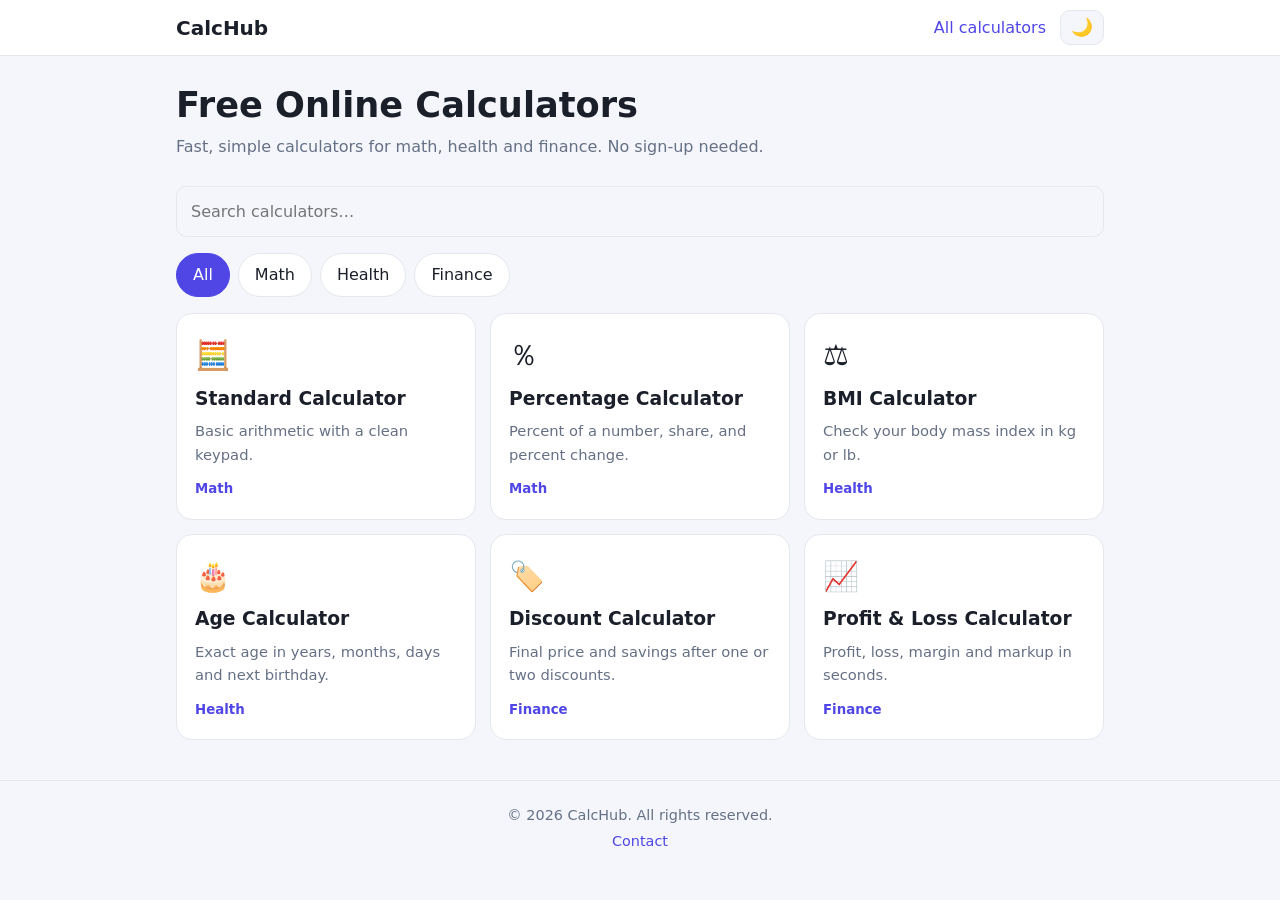
<file: index.html>
<!DOCTYPE html>
<html lang="en">
<head>
<meta charset="UTF-8">
<meta name="viewport" content="width=device-width, initial-scale=1">
<title>CalcHub – Free Online Calculators for Math, Health and Finance</title>
<meta name="description" content="Free online calculators: standard, age, BMI, percentage, discount and profit/loss. Fast, simple and mobile friendly.">
<link rel="stylesheet" href="style.css">
</head>
<body data-page="home">
<header class="site-header" id="site-header"></header>
<main class="wrap">
  <h1>Free Online Calculators</h1>
  <p class="lead">Fast, simple calculators for math, health and finance. No sign-up needed.</p>
  <input id="q" type="search" placeholder="Search calculators…" aria-label="Search calculators">
  <div class="chips" id="chips"></div>
  <div class="grid" id="grid"></div>
</main>
<footer class="site-footer" id="site-footer"></footer>
<script src="config.js"></script><script src="script.js"></script>
</body>
</html>
</file>
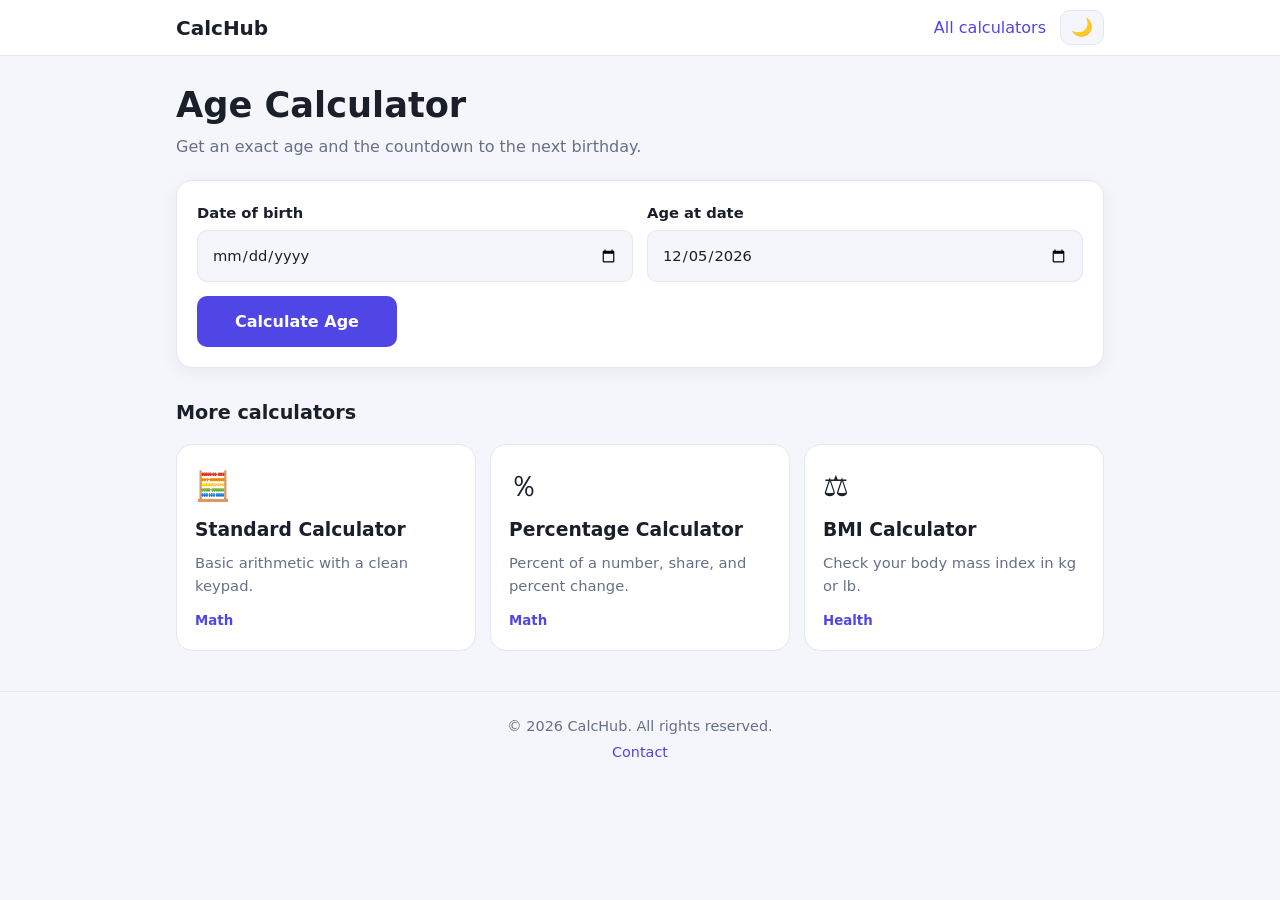
<file: age.html>
<!DOCTYPE html>
<html lang="en">
<head>
<meta charset="UTF-8">
<meta name="viewport" content="width=device-width, initial-scale=1">
<title>Age Calculator – Exact Age in Years, Months and Days | CalcHub</title>
<meta name="description" content="Free age calculator. Enter a birth date to get your exact age in years, months and days, plus days until your next birthday.">
<link rel="stylesheet" href="style.css">
</head>
<body data-page="age">
<header class="site-header" id="site-header"></header>
<main class="wrap">
  <h1>Age Calculator</h1>
  <p class="lead">Get an exact age and the countdown to the next birthday.</p>
  <form class="card">
    <div class="row"><label>Date of birth<input type="date" name="dob"></label><label>Age at date<input type="date" name="to"></label></div>
    <button class="primary">Calculate Age</button><div class="result" hidden></div>
  </form>
  <section id="related"></section>
</main>
<footer class="site-footer" id="site-footer"></footer>
<script src="config.js"></script><script src="script.js"></script>
</body>
</html>
</file>
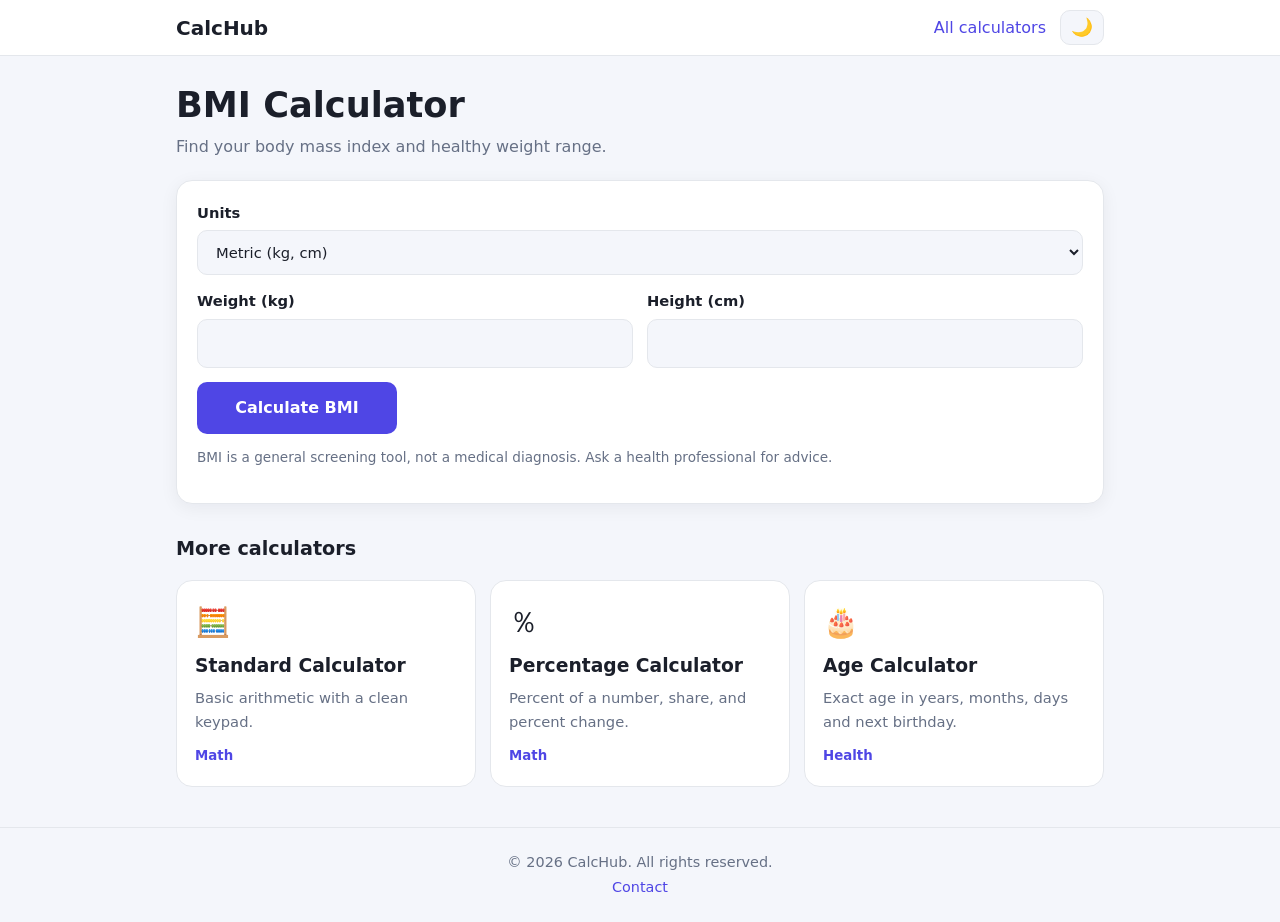
<file: bmi.html>
<!DOCTYPE html>
<html lang="en">
<head>
<meta charset="UTF-8">
<meta name="viewport" content="width=device-width, initial-scale=1">
<title>BMI Calculator – Check Your Body Mass Index Free | CalcHub</title>
<meta name="description" content="Free BMI calculator in metric or imperial units. See your BMI, weight category and healthy weight range instantly.">
<link rel="stylesheet" href="style.css">
</head>
<body data-page="bmi">
<header class="site-header" id="site-header"></header>
<main class="wrap">
  <h1>BMI Calculator</h1>
  <p class="lead">Find your body mass index and healthy weight range.</p>
  <form class="card">
    <label>Units<select name="unit"><option value="m">Metric (kg, cm)</option><option value="i">Imperial (lb, inches)</option></select></label>
    <div class="row"><label><span id="l1"></span><input name="w"></label><label><span id="l2"></span><input name="h"></label></div>
    <button class="primary">Calculate BMI</button><div class="result" hidden></div>
    <p class="muted small">BMI is a general screening tool, not a medical diagnosis. Ask a health professional for advice.</p>
  </form>
  <section id="related"></section>
</main>
<footer class="site-footer" id="site-footer"></footer>
<script src="config.js"></script><script src="script.js"></script>
</body>
</html>
</file>
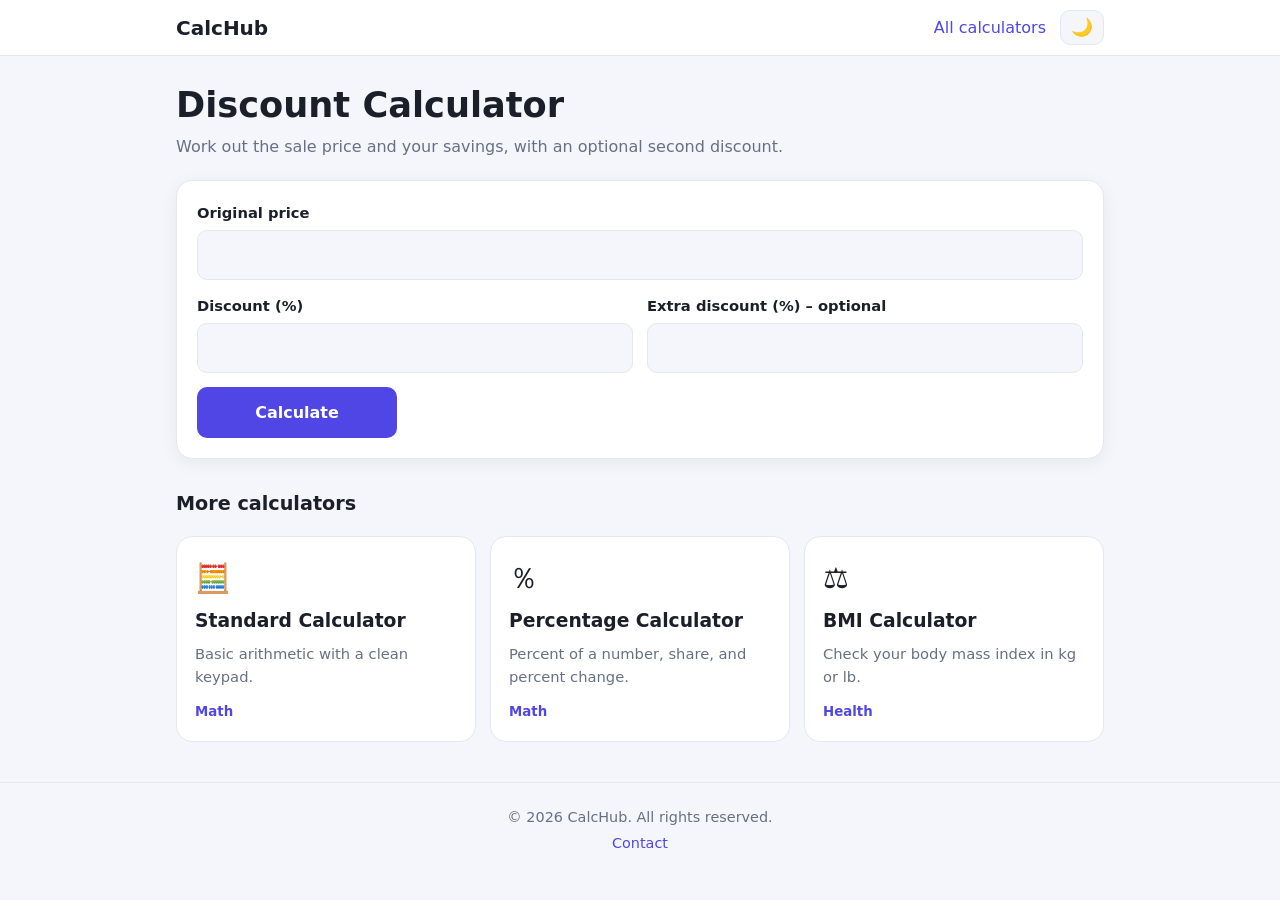
<file: discount.html>
<!DOCTYPE html>
<html lang="en">
<head>
<meta charset="UTF-8">
<meta name="viewport" content="width=device-width, initial-scale=1">
<title>Discount Calculator – Sale Price and Savings | CalcHub</title>
<meta name="description" content="Free discount calculator. Enter the original price and discount percent to see the final price and how much you save.">
<link rel="stylesheet" href="style.css">
</head>
<body data-page="discount">
<header class="site-header" id="site-header"></header>
<main class="wrap">
  <h1>Discount Calculator</h1>
  <p class="lead">Work out the sale price and your savings, with an optional second discount.</p>
  <form class="card">
    <label>Original price<input name="p"></label>
    <div class="row"><label>Discount (%)<input name="d"></label><label>Extra discount (%) – optional<input name="x"></label></div>
    <button class="primary">Calculate</button><div class="result" hidden></div>
  </form>
  <section id="related"></section>
</main>
<footer class="site-footer" id="site-footer"></footer>
<script src="config.js"></script><script src="script.js"></script>
</body>
</html>
</file>
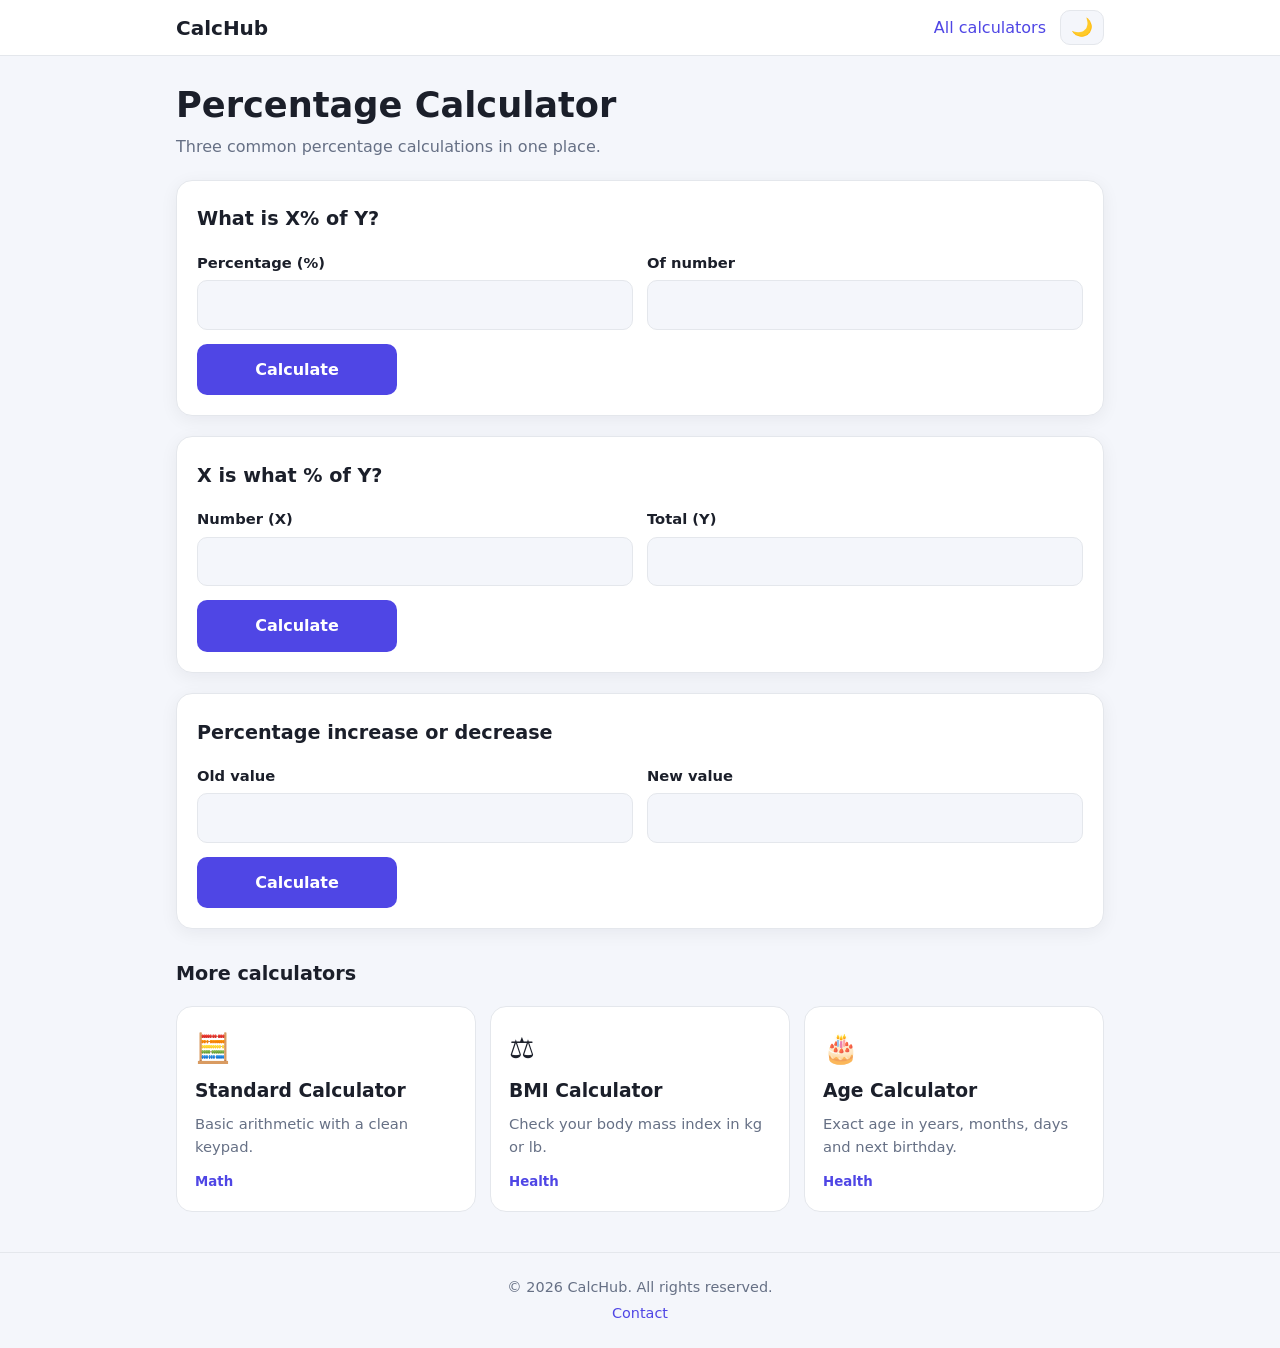
<file: percentage.html>
<!DOCTYPE html>
<html lang="en">
<head>
<meta charset="UTF-8">
<meta name="viewport" content="width=device-width, initial-scale=1">
<title>Percentage Calculator – Percent of a Number and Percent Change | CalcHub</title>
<meta name="description" content="Free percentage calculator: find X% of a number, what percent one number is of another, and percentage increase or decrease.">
<link rel="stylesheet" href="style.css">
</head>
<body data-page="percentage">
<header class="site-header" id="site-header"></header>
<main class="wrap">
  <h1>Percentage Calculator</h1>
  <p class="lead">Three common percentage calculations in one place.</p>
  <form class="card" data-m="of"><h2>What is X% of Y?</h2>
    <div class="row"><label>Percentage (%)<input name="a"></label><label>Of number<input name="b"></label></div>
    <button class="primary">Calculate</button><div class="result" hidden></div></form>
  <form class="card" data-m="is"><h2>X is what % of Y?</h2>
    <div class="row"><label>Number (X)<input name="a"></label><label>Total (Y)<input name="b"></label></div>
    <button class="primary">Calculate</button><div class="result" hidden></div></form>
  <form class="card" data-m="chg"><h2>Percentage increase or decrease</h2>
    <div class="row"><label>Old value<input name="a"></label><label>New value<input name="b"></label></div>
    <button class="primary">Calculate</button><div class="result" hidden></div></form>
  <section id="related"></section>
</main>
<footer class="site-footer" id="site-footer"></footer>
<script src="config.js"></script><script src="script.js"></script>
</body>
</html>
</file>
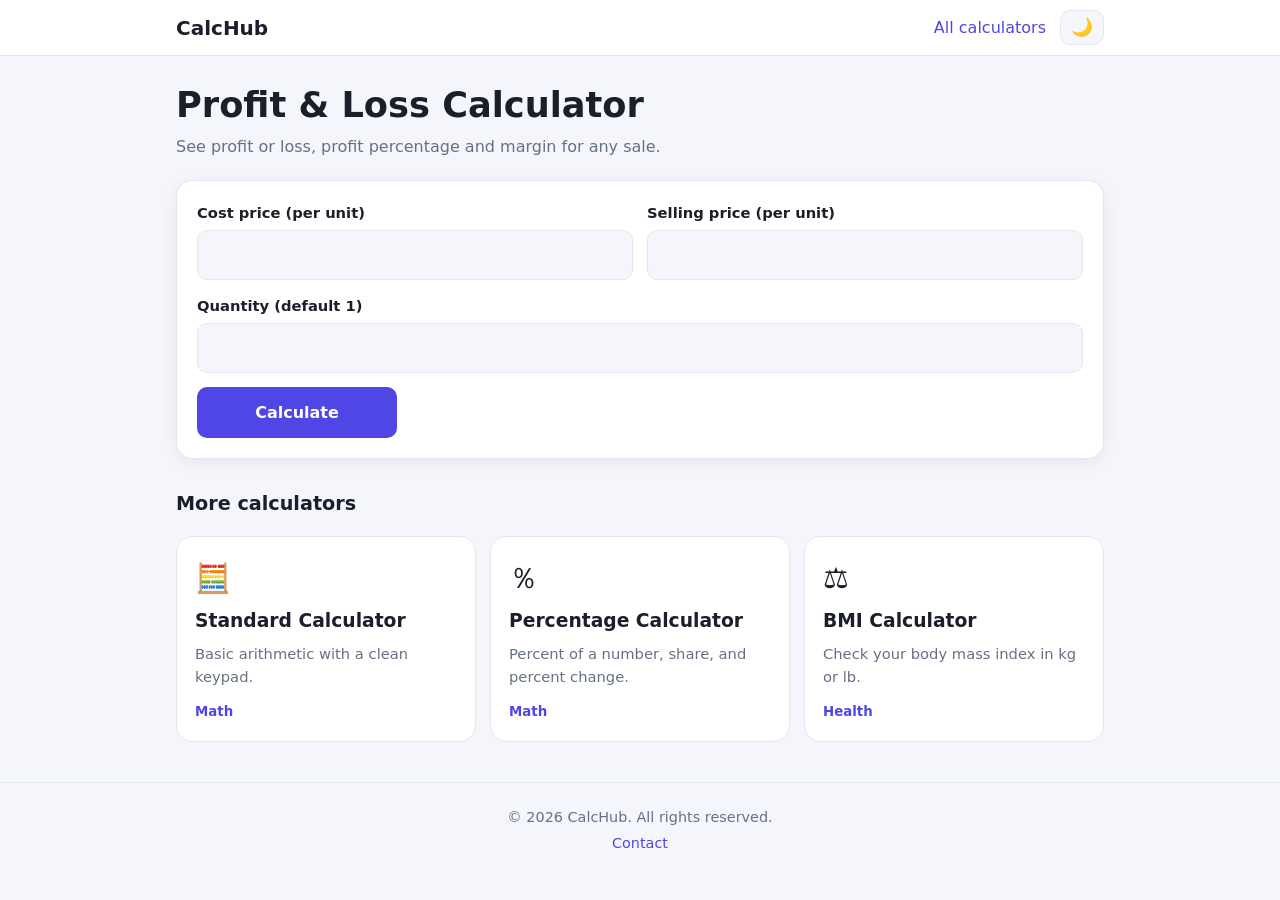
<file: profit-loss.html>
<!DOCTYPE html>
<html lang="en">
<head>
<meta charset="UTF-8">
<meta name="viewport" content="width=device-width, initial-scale=1">
<title>Profit and Loss Calculator – Margin and Markup | CalcHub</title>
<meta name="description" content="Free profit and loss calculator. Enter cost price and selling price to get profit or loss, profit percentage and margin.">
<link rel="stylesheet" href="style.css">
</head>
<body data-page="profit-loss">
<header class="site-header" id="site-header"></header>
<main class="wrap">
  <h1>Profit &amp; Loss Calculator</h1>
  <p class="lead">See profit or loss, profit percentage and margin for any sale.</p>
  <form class="card">
    <div class="row"><label>Cost price (per unit)<input name="c"></label><label>Selling price (per unit)<input name="s"></label></div>
    <label>Quantity (default 1)<input name="q"></label>
    <button class="primary">Calculate</button><div class="result" hidden></div>
  </form>
  <section id="related"></section>
</main>
<footer class="site-footer" id="site-footer"></footer>
<script src="config.js"></script><script src="script.js"></script>
</body>
</html>
</file>
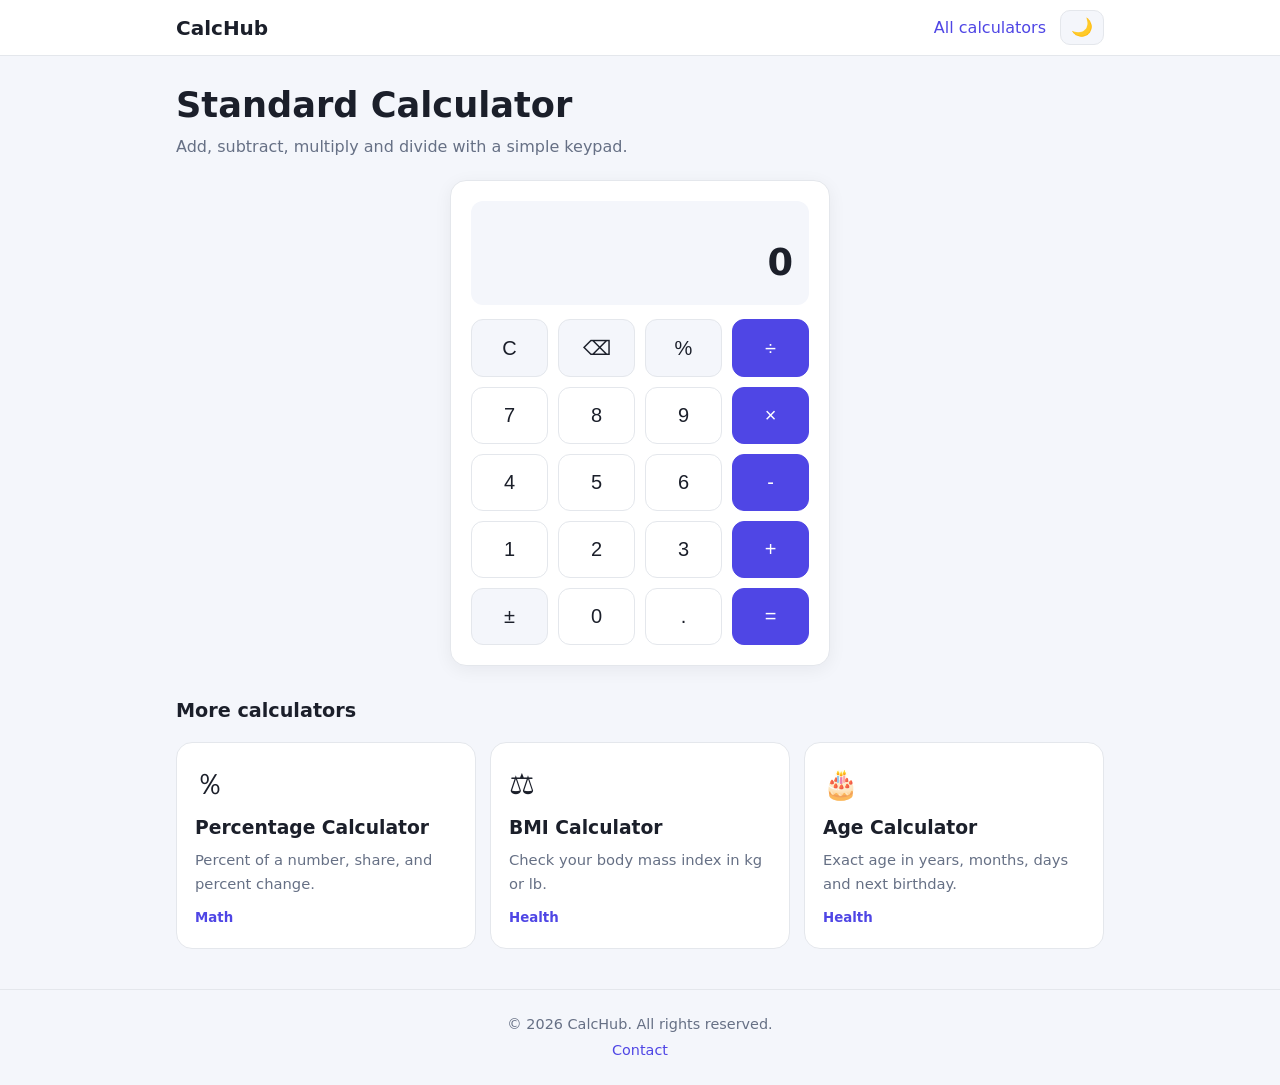
<file: standard.html>
<!DOCTYPE html>
<html lang="en">
<head>
<meta charset="UTF-8">
<meta name="viewport" content="width=device-width, initial-scale=1">
<title>Standard Calculator – Free Online Basic Calculator | CalcHub</title>
<meta name="description" content="Free online standard calculator for addition, subtraction, multiplication, division and percentages. Works on phone and desktop.">
<link rel="stylesheet" href="style.css">
</head>
<body data-page="standard">
<header class="site-header" id="site-header"></header>
<main class="wrap">
  <h1>Standard Calculator</h1>
  <p class="lead">Add, subtract, multiply and divide with a simple keypad.</p>
  <div class="card calc">
    <div class="screen"><div id="history"></div><div id="display">0</div></div>
    <div class="keys"></div>
  </div>
  <section id="related"></section>
</main>
<footer class="site-footer" id="site-footer"></footer>
<script src="config.js"></script><script src="script.js"></script>
</body>
</html>
</file>
<file: style.css>
:root{--bg:#f4f6fb;--card:#fff;--text:#1b1f2a;--muted:#667085;--line:#e4e7ec;--accent:#4f46e5;--ok:#12805c;--bad:#c0362c}
[data-theme=dark]{--bg:#0f1220;--card:#181c2e;--text:#eef0f7;--muted:#9aa3b8;--line:#2a3050;--ok:#4ade80;--bad:#f87171}
*{box-sizing:border-box}
[hidden]{display:none!important}
body{margin:0;font:16px/1.6 system-ui,-apple-system,"Segoe UI",Roboto,sans-serif;background:var(--bg);color:var(--text)}
a{color:var(--accent);text-decoration:none}
h1{font-size:1.7rem;line-height:1.25;margin:.2em 0}
h2{font-size:1.2rem;margin:.2em 0 .8em}
.wrap{max-width:960px;margin:0 auto;padding:20px 16px 40px}
.muted{color:var(--muted)}.small{font-size:.85rem}.lead{color:var(--muted);margin:0 0 20px}
.site-header{position:sticky;top:0;z-index:10;background:var(--card);border-bottom:1px solid var(--line)}
.bar{max-width:960px;margin:0 auto;padding:10px 16px;display:flex;align-items:center;justify-content:space-between}
.logo{font-weight:800;font-size:1.25rem;color:var(--text)}
nav{display:flex;align-items:center;gap:14px}
nav button{border:1px solid var(--line);background:var(--bg);border-radius:10px;padding:6px 10px;font-size:1.1rem;cursor:pointer}
.card{background:var(--card);border:1px solid var(--line);border-radius:16px;padding:20px;margin-bottom:20px;box-shadow:0 4px 18px rgba(16,24,40,.06)}
label{display:block;font-weight:600;font-size:.92rem;margin-bottom:14px}
input,select{width:100%;margin-top:6px;padding:12px 14px;font:inherit;font-weight:400;color:var(--text);background:var(--bg);border:1px solid var(--line);border-radius:10px}
:focus-visible{outline:2px solid var(--accent);outline-offset:2px}
.row{display:grid;gap:0 14px;grid-template-columns:repeat(auto-fit,minmax(160px,1fr))}
.primary{width:100%;padding:13px;border:0;border-radius:10px;background:var(--accent);color:#fff;font:inherit;font-weight:700;cursor:pointer}
.primary:hover{filter:brightness(1.1)}
.result{margin-top:16px;padding:8px 16px;border-radius:12px;background:var(--bg);border:1px solid var(--line)}
.result div{display:flex;justify-content:space-between;gap:12px;padding:8px 0;border-bottom:1px dashed var(--line)}
.result div:last-child{border:0}
.result.err{color:var(--bad);padding:12px 16px}
.pos{color:var(--ok)}.neg{color:var(--bad)}
.chips{display:flex;gap:8px;flex-wrap:wrap;margin:16px 0}
.chip{padding:8px 16px;border-radius:99px;border:1px solid var(--line);background:var(--card);color:var(--text);font:inherit;cursor:pointer}
.chip.on{background:var(--accent);border-color:var(--accent);color:#fff}
.grid{display:grid;gap:14px;grid-template-columns:repeat(auto-fill,minmax(240px,1fr))}
.tile{display:block;background:var(--card);border:1px solid var(--line);border-radius:16px;padding:18px;color:var(--text);transition:.15s}
.tile:hover{transform:translateY(-3px);border-color:var(--accent)}
.tile h3{margin:.3em 0}.tile p{margin:0 0 .6em;color:var(--muted);font-size:.92rem}
.tile small{color:var(--accent);font-weight:700}
.ico{font-size:1.8rem}
#related{margin-top:30px}
.calc{max-width:380px;margin-inline:auto}
.screen{background:var(--bg);border-radius:12px;padding:12px 16px;text-align:right}
#history{min-height:1.5em;color:var(--muted);font-size:.9rem}
#display{font-size:2.3rem;font-weight:700;overflow-x:auto;white-space:nowrap}
.keys{display:grid;grid-template-columns:repeat(4,1fr);gap:10px;margin-top:14px}
.keys button{padding:16px 0;font-size:1.25rem;border-radius:12px;border:1px solid var(--line);background:var(--card);color:var(--text);cursor:pointer}
.keys .fn{background:var(--bg)}
.keys .op{background:var(--accent);border-color:var(--accent);color:#fff}
.keys button:active{transform:scale(.96)}
.site-footer{border-top:1px solid var(--line);text-align:center;padding:20px 16px;color:var(--muted);font-size:.9rem}
.site-footer p{margin:.2em 0}
@media(min-width:700px){h1{font-size:2.2rem}.primary{width:auto;min-width:200px}}
</file>
